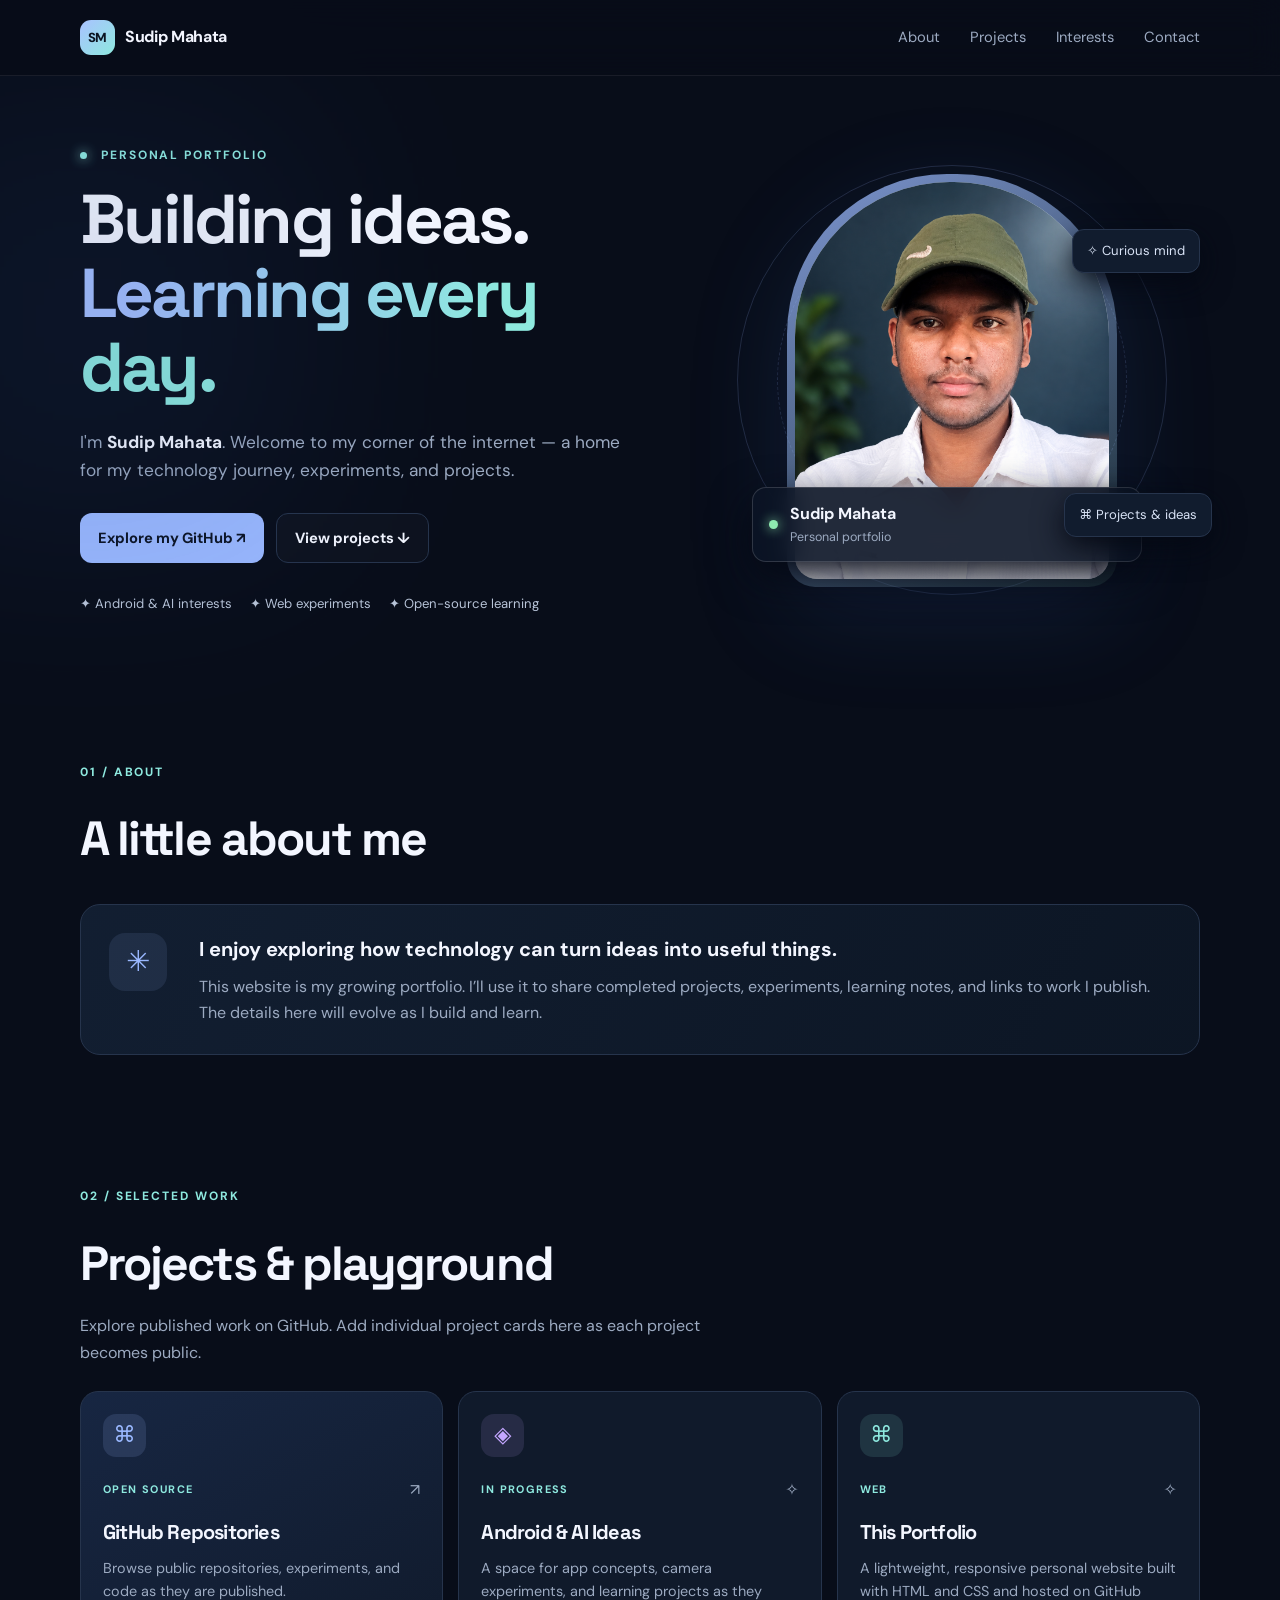
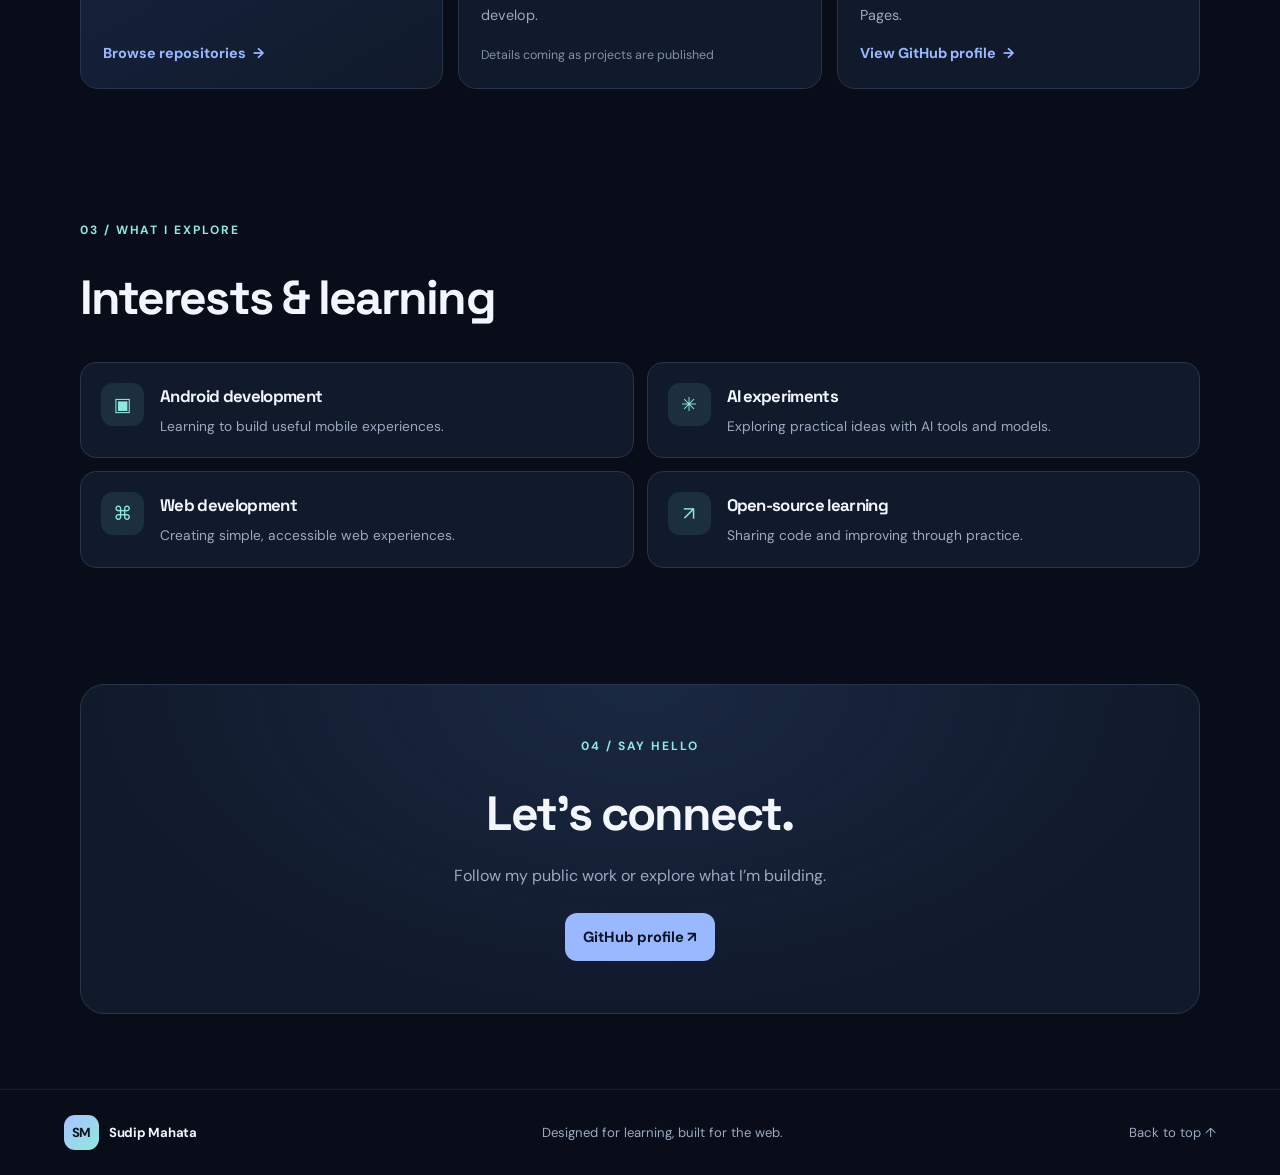
<file: index.html>
<!doctype html
<html lang="en">


<head>
  <meta charset="utf-8">
  <meta name="viewport" content="width=device-width, initial-scale=1">

  <meta name="google-site-verification" content="A3IFnmuNV8XlIy0h5WXO6iYjsf1xWodkXRxtLS4fIxo">

  <title>Sudip Mahata — Developer &amp; Digital Creator</title>

  <meta name="description" content="Official portfolio of Sudip Mahata. Discover personal projects, technology interests, Android development, AI experiments, and web development.">

  <meta name="author" content="Sudip Mahata">
  <meta name="robots" content="index,follow">
  <meta name="theme-color" content="#0b1020">

  <link rel="canonical" href="https://hayiamsudip-crypto.github.io/">
  <link rel="icon" href="favicon.svg" type="image/svg+xml">
  <link rel="stylesheet" href="style.css">

  <meta property="og:type" content="website">
  <meta property="og:title" content="Sudip Mahata — Personal Portfolio">
  <meta property="og:description" content="Explore the projects and technology journey of Sudip Mahata.">
  <meta property="og:url" content="https://hayiamsudip-crypto.github.io/">
  <meta property="og:image" content="https://hayiamsudip-crypto.github.io/assets/profile.png">

  <meta name="twitter:card" content="summary_large_image">
  <meta name="twitter:title" content="Sudip Mahata — Personal Portfolio">
  <meta name="twitter:description" content="Projects, technology interests, and open-source learning.">
  <meta name="twitter:image" content="https://hayiamsudip-crypto.github.io/assets/profile.png">

  <script type="application/ld+json">
  {
    "@context": "https://schema.org",
    "@type": "Person",
    "name": "Sudip Mahata",
    "url": "https://hayiamsudip-crypto.github.io/",
    "image": "https://hayiamsudip-crypto.github.io/assets/profile.png",
    "sameAs": [
      "https://github.com/hayiamsudip-crypto"
    ],
    "description": "Personal portfolio showcasing projects and technology interests."
  }
  </script>
</head>

<body>
<header class="topbar">
  <a class="brand" href="#home" aria-label="Sudip Mahata home"><span class="brand-mark">SM</span><span>Sudip Mahata</span></a>
  <button class="menu-toggle" id="menuToggle" aria-label="Toggle navigation" aria-expanded="false">☰</button>
  <nav id="nav">
    <a href="#about">About</a><a href="#projects">Projects</a><a href="#interests">Interests</a><a href="#contact">Contact</a>
  </nav>
</header>
<main>
  <section class="hero" id="home">
    <div class="hero-copy">
      <p class="eyebrow"><span class="pulse"></span> PERSONAL PORTFOLIO</p>
      <h1>Building ideas.<br><span class="gradient">Learning every day.</span></h1>
      <p class="intro">I'm <strong>Sudip Mahata</strong>. Welcome to my corner of the internet — a home for my technology journey, experiments, and projects.</p>
      <div class="hero-actions">
        <a class="btn btn-primary" href="https://github.com/hayiamsudip-crypto" target="_blank" rel="noopener noreferrer">Explore my GitHub ↗</a>
        <a class="btn btn-secondary" href="#projects">View projects ↓</a>
      </div>
      <div class="quick-facts"><span>✦ Android & AI interests</span><span>✦ Web experiments</span><span>✦ Open-source learning</span></div>
    </div>
    <div class="hero-visual">
      <div class="orbit orbit-one"></div><div class="orbit orbit-two"></div>
      <div class="profile-frame">
        <img src="assets/profile.png" alt="Portrait for Sudip Mahata" class="profile-photo">
        <div class="photo-label"><span class="status-dot"></span><div><strong>Sudip Mahata</strong><small>Personal portfolio</small></div></div>
      </div>
      <div class="floating-chip chip-top">✧ Curious mind</div><div class="floating-chip chip-bottom">⌘ Projects & ideas</div>
    </div>
  </section>

  <section class="section" id="about">
    <div class="section-heading"><p class="eyebrow">01 / ABOUT</p><h2>A little about me</h2></div>
    <div class="about-card">
      <div class="about-symbol">✳</div>
      <div><p class="about-lead">I enjoy exploring how technology can turn ideas into useful things.</p><p class="muted">This website is my growing portfolio. I’ll use it to share completed projects, experiments, learning notes, and links to work I publish. The details here will evolve as I build and learn.</p></div>
    </div>
  </section>

  <section class="section" id="projects">
    <div class="section-heading"><p class="eyebrow">02 / SELECTED WORK</p><h2>Projects & playground</h2><p class="muted">Explore published work on GitHub. Add individual project cards here as each project becomes public.</p></div>
    <div class="project-grid">
      <article class="project-card featured"><div class="project-icon">⌘</div><div class="project-topline"><span class="project-type">OPEN SOURCE</span><span class="arrow">↗</span></div><h3>GitHub Repositories</h3><p>Browse public repositories, experiments, and code as they are published.</p><a href="https://github.com/hayiamsudip-crypto?tab=repositories" target="_blank" rel="noopener noreferrer">Browse repositories <span>→</span></a></article>
      <article class="project-card"><div class="project-icon violet">◈</div><div class="project-topline"><span class="project-type">IN PROGRESS</span><span class="arrow">✧</span></div><h3>Android & AI Ideas</h3><p>A space for app concepts, camera experiments, and learning projects as they develop.</p><span class="card-note">Details coming as projects are published</span></article>
      <article class="project-card"><div class="project-icon green">⌘</div><div class="project-topline"><span class="project-type">WEB</span><span class="arrow">✧</span></div><h3>This Portfolio</h3><p>A lightweight, responsive personal website built with HTML and CSS and hosted on GitHub Pages.</p><a href="https://github.com/hayiamsudip-crypto" target="_blank" rel="noopener noreferrer">View GitHub profile <span>→</span></a></article>
    </div>
  </section>

  <section class="section" id="interests">
    <div class="section-heading"><p class="eyebrow">03 / WHAT I EXPLORE</p><h2>Interests & learning</h2></div>
    <div class="interest-grid">
      <div class="interest"><span>▣</span><div><h3>Android development</h3><p>Learning to build useful mobile experiences.</p></div></div>
      <div class="interest"><span>✳</span><div><h3>AI experiments</h3><p>Exploring practical ideas with AI tools and models.</p></div></div>
      <div class="interest"><span>⌘</span><div><h3>Web development</h3><p>Creating simple, accessible web experiences.</p></div></div>
      <div class="interest"><span>↗</span><div><h3>Open-source learning</h3><p>Sharing code and improving through practice.</p></div></div>
    </div>
  </section>

  <section class="contact-section" id="contact">
    <p class="eyebrow">04 / SAY HELLO</p><h2>Let’s connect.</h2><p class="muted">Follow my public work or explore what I’m building.</p>
    <a class="btn btn-primary" href="https://github.com/hayiamsudip-crypto" target="_blank" rel="noopener noreferrer">GitHub profile ↗</a>
  </section>
</main>
<footer><a class="brand footer-brand" href="#home"><span class="brand-mark">SM</span><span>Sudip Mahata</span></a><span>Designed for learning, built for the web.</span><a href="#home">Back to top ↑</a></footer>
<script>
const toggle = document.getElementById('menuToggle');
const nav = document.getElementById('nav');
toggle.addEventListener('click', () => {
  const opened = nav.classList.toggle('open');
  toggle.setAttribute('aria-expanded', String(opened));
});
nav.querySelectorAll('a').forEach(a => a.addEventListener('click', () => {
  nav.classList.remove('open'); toggle.setAttribute('aria-expanded','false');
}));
document.querySelectorAll('a[href^="#"]').forEach(a => a.addEventListener('click', e => {
  const target = document.querySelector(a.getAttribute('href'));
  if (target) { e.preventDefault(); target.scrollIntoView({behavior:'smooth'}); }
}));
</script>
</body>
</html>
</file>
<file: style.css>
@import url('https://fonts.googleapis.com/css2?family=DM+Sans:wght@400;500;600;700&family=Space+Grotesk:wght@400;500;600;700&display=swap');
:root{--bg:#080d19;--panel:#101a2b;--panel2:#131f33;--text:#f3f6ff;--muted:#9caac1;--line:#26344c;--blue:#9ab8ff;--cyan:#8ee9df;--violet:#c4a6ff;--max:1120px}
*{box-sizing:border-box}html{scroll-behavior:smooth;scroll-padding-top:90px}body{margin:0;background:var(--bg);color:var(--text);font-family:'DM Sans',system-ui,sans-serif;line-height:1.65}a{color:inherit;text-decoration:none}button{font:inherit}.topbar{height:76px;display:flex;align-items:center;justify-content:space-between;padding:0 max(4vw,calc((100vw - var(--max))/2));border-bottom:1px solid rgba(255,255,255,.07);background:rgba(8,13,25,.84);backdrop-filter:blur(16px);position:sticky;top:0;z-index:10}.brand{display:inline-flex;align-items:center;gap:10px;font-weight:700;letter-spacing:-.02em}.brand-mark{width:35px;height:35px;border-radius:11px;display:grid;place-items:center;background:linear-gradient(135deg,#a9c2ff,#8ee9df);color:#0b1422;font-size:.82rem;font-weight:800}.topbar nav{display:flex;gap:30px;color:var(--muted);font-size:.92rem}.topbar nav a:hover,footer a:hover{color:var(--text)}.menu-toggle{display:none;background:none;color:var(--text);border:1px solid var(--line);border-radius:9px;padding:5px 10px;font-size:1.2rem}
main{width:min(var(--max),90%);margin:auto}.hero{min-height:620px;display:grid;grid-template-columns:1.08fr .92fr;align-items:center;gap:42px;padding:70px 0 82px;position:relative}.hero:before{content:"";position:absolute;width:450px;height:450px;left:-220px;top:20px;background:#294a8a;opacity:.13;filter:blur(110px);pointer-events:none}.eyebrow{font-size:.75rem;letter-spacing:.16em;color:var(--cyan);font-weight:700;margin:0 0 17px}.pulse{display:inline-block;width:7px;height:7px;border-radius:50%;background:var(--cyan);margin-right:9px;box-shadow:0 0 12px var(--cyan)}h1,h2,h3,p{margin-top:0}h1,h2,h3{font-family:'Space Grotesk',sans-serif;letter-spacing:-.04em}h1{font-size:clamp(2.7rem,5.4vw,5rem);line-height:1.07;margin-bottom:23px}.gradient{background:linear-gradient(100deg,#a6c0ff 10%,#8ee9df 70%);background-clip:text;-webkit-background-clip:text;color:transparent}.intro{font-size:1.08rem;color:var(--muted);max-width:550px}.intro strong{color:var(--text)}.hero-actions{display:flex;gap:12px;flex-wrap:wrap;margin-top:28px}.btn{display:inline-flex;align-items:center;justify-content:center;gap:8px;padding:12px 18px;border-radius:12px;font-weight:700;font-size:.92rem;transition:transform .2s,background .2s}.btn:hover{transform:translateY(-2px)}.btn-primary{background:var(--blue);color:#0b1323}.btn-secondary{border:1px solid var(--line);background:rgba(255,255,255,.02)}.quick-facts{display:flex;flex-wrap:wrap;gap:8px 18px;margin-top:30px;color:#b8c4d8;font-size:.82rem}.hero-visual{min-height:410px;display:grid;place-items:center;position:relative}.profile-frame{position:relative;width:min(330px,78%);aspect-ratio:4/5;border-radius:160px 160px 28px 28px;padding:8px;background:linear-gradient(145deg,rgba(154,184,255,.8),rgba(142,233,223,.15));box-shadow:0 25px 100px rgba(49,89,160,.2);z-index:2}.profile-photo{width:100%;height:100%;object-fit:cover;object-position:center top;border-radius:155px 155px 22px 22px;display:block;background:#d5e0ef}.profile-placeholder{height:100%;border-radius:155px 155px 22px 22px;background:linear-gradient(145deg,#223754,#101a2b);display:grid;place-items:center;font-size:5rem;color:var(--blue)}.photo-label{position:absolute;left:-35px;right:-25px;bottom:25px;padding:13px 16px;display:flex;align-items:center;gap:12px;border:1px solid rgba(255,255,255,.15);background:rgba(12,21,37,.9);backdrop-filter:blur(12px);border-radius:14px;box-shadow:0 15px 40px #050914}.photo-label strong,.photo-label small{display:block}.photo-label small{color:var(--muted);font-size:.78rem}.status-dot{width:9px;height:9px;border-radius:50%;background:#8ee9b0;box-shadow:0 0 12px #8ee9b0}.orbit{position:absolute;border:1px solid rgba(154,184,255,.17);border-radius:50%;aspect-ratio:1}.orbit-one{width:430px}.orbit-two{width:350px;border-style:dashed}.floating-chip{position:absolute;z-index:3;border:1px solid var(--line);background:#111c2e;padding:10px 14px;border-radius:12px;font-size:.82rem;color:#d9e3f6;box-shadow:0 10px 30px #050914}.chip-top{top:55px;right:0}.chip-bottom{bottom:50px;right:-12px}
.section{padding:66px 0}.section-heading{margin-bottom:25px}.section-heading h2,.contact-section h2{font-size:clamp(2rem,4vw,3rem);margin:0 0 10px}.section-heading>p:last-child{max-width:650px}.muted{color:var(--muted)}.about-card{display:grid;grid-template-columns:70px 1fr;gap:20px;padding:28px;border-radius:20px;background:linear-gradient(120deg,rgba(19,31,51,.95),rgba(13,22,37,.95));border:1px solid var(--line)}.about-symbol{width:58px;height:58px;border-radius:16px;display:grid;place-items:center;background:rgba(154,184,255,.1);color:var(--blue);font-size:1.8rem}.about-lead{font-size:1.25rem;font-weight:700;margin-bottom:8px}.about-card p:last-child{margin-bottom:0}.project-grid{display:grid;grid-template-columns:repeat(3,1fr);gap:15px}.project-card{background:var(--panel);border:1px solid var(--line);border-radius:18px;padding:22px;min-height:275px;display:flex;flex-direction:column;align-items:flex-start;transition:transform .2s,border-color .2s}.project-card:hover{transform:translateY(-4px);border-color:#526a91}.project-card.featured{background:linear-gradient(150deg,#172642,#101a2b)}.project-icon{width:43px;height:43px;border-radius:13px;display:grid;place-items:center;background:rgba(154,184,255,.14);color:var(--blue);font-size:1.4rem;margin-bottom:20px}.project-icon.violet{background:rgba(196,166,255,.12);color:var(--violet)}.project-icon.green{background:rgba(142,233,223,.12);color:var(--cyan)}.project-topline{display:flex;justify-content:space-between;width:100%;align-items:center}.project-type{font-size:.68rem;letter-spacing:.13em;color:var(--cyan);font-weight:700}.arrow{color:var(--muted)}.project-card h3{font-size:1.25rem;margin:12px 0 8px}.project-card p{font-size:.9rem;color:var(--muted)}.project-card>a{margin-top:auto;color:var(--blue);font-size:.9rem;font-weight:700}.project-card>a span{padding-left:4px}.card-note{font-size:.78rem;color:#8190a9;margin-top:auto}.interest-grid{display:grid;grid-template-columns:repeat(2,1fr);gap:13px}.interest{display:flex;gap:16px;padding:20px;background:var(--panel);border:1px solid var(--line);border-radius:16px}.interest>span{flex-shrink:0;width:43px;height:43px;border-radius:12px;background:rgba(142,233,223,.1);color:var(--cyan);display:grid;place-items:center;font-size:1.2rem}.interest h3{font-size:1.05rem;margin:0 0 4px}.interest p{font-size:.86rem;color:var(--muted);margin:0}.contact-section{margin:50px 0 75px;padding:52px 25px;text-align:center;border:1px solid var(--line);border-radius:24px;background:radial-gradient(ellipse at 50% 0,rgba(72,105,171,.18),transparent 70%),var(--panel)}.contact-section .muted{margin-bottom:24px}footer{display:flex;align-items:center;justify-content:space-between;gap:20px;padding:25px 5%;border-top:1px solid rgba(255,255,255,.07);color:var(--muted);font-size:.82rem}.footer-brand{color:var(--text)}:focus-visible{outline:3px solid var(--cyan);outline-offset:4px}
@media(max-width:800px){.hero{grid-template-columns:1fr;padding:55px 0 45px;gap:20px}.hero-visual{min-height:390px}.hero-copy{position:relative;z-index:1}.project-grid{grid-template-columns:1fr 1fr}.project-card:last-child{grid-column:1/-1}.topbar nav{gap:17px}.orbit-one{width:360px}.orbit-two{width:300px}}
@media(max-width:560px){.topbar{height:66px}.menu-toggle{display:block}.topbar nav{display:none;position:absolute;top:65px;left:0;right:0;padding:18px 5%;background:#0b1020;border-bottom:1px solid var(--line);flex-direction:column;gap:14px}.topbar nav.open{display:flex}.hero{padding-top:45px}.hero-visual{min-height:340px}.profile-frame{width:min(270px,76%)}.orbit-one{width:315px}.orbit-two{width:265px}.chip-top{right:-4px;top:38px}.chip-bottom{right:-3px;bottom:32px}.photo-label{left:-15px;right:-15px}.quick-facts{gap:8px 12px}.section{padding:45px 0}.about-card{grid-template-columns:1fr;padding:21px}.project-grid,.interest-grid{grid-template-columns:1fr}.project-card:last-child{grid-column:auto}.project-card{min-height:240px}.contact-section{padding:40px 18px;margin:25px 0 50px}footer{flex-wrap:wrap;justify-content:center;text-align:center}footer>span{width:100%;order:3}}
@media(prefers-reduced-motion:reduce){html{scroll-behavior:auto}*,*::before,*::after{transition:none!important}}
</file>
